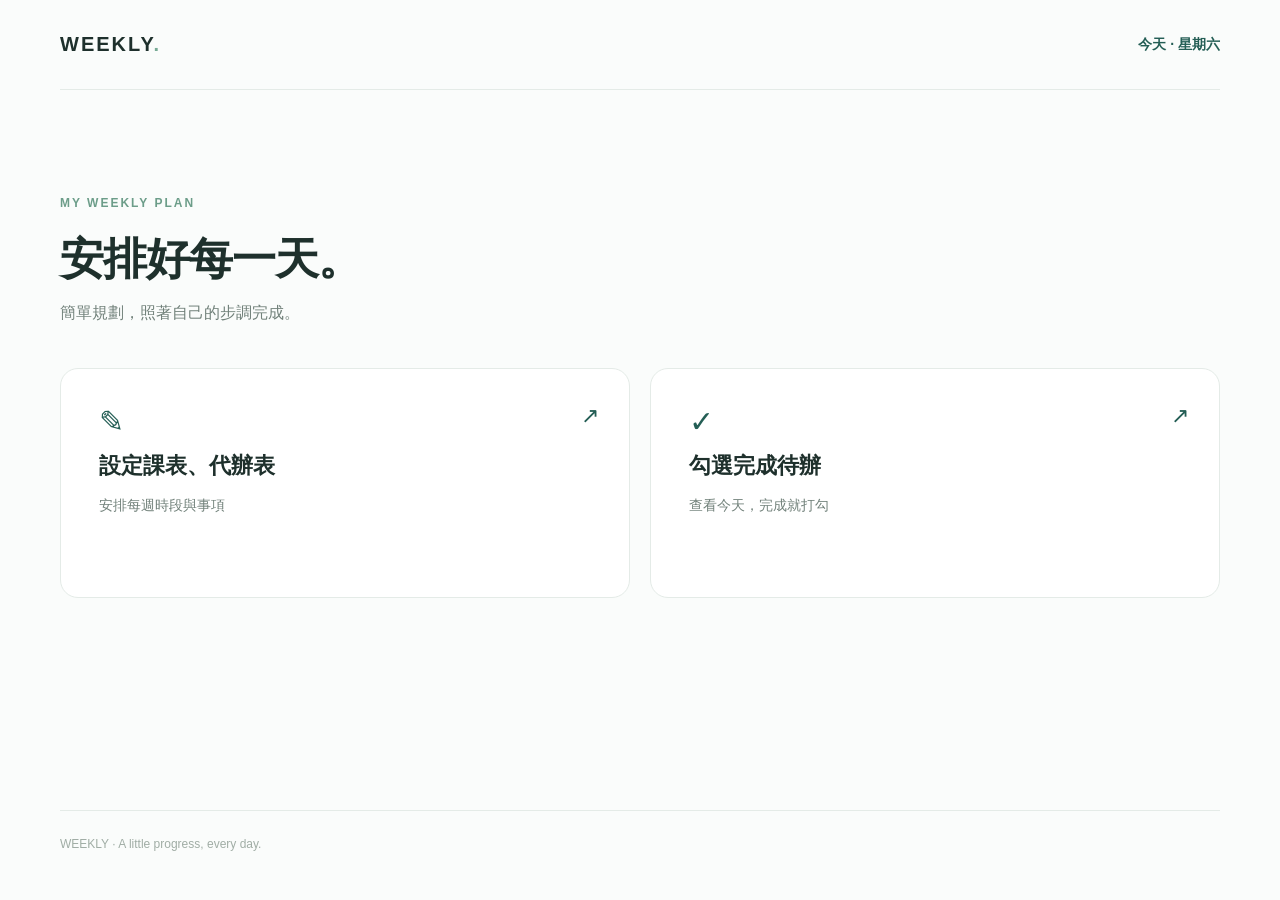
<file: index.html>
<!doctype html>
<html lang="zh-Hant">
<head>
    <meta charset="UTF-8">
    <meta name="viewport" content="width=device-width, initial-scale=1">
    <meta name="theme-color" content="#245e55">
    <title>Weekly · 我的每週計畫</title>
    <link rel="stylesheet" href="style.css">
    <script src="app.js" defer></script>
</head>
<body>
    <main class="container">
        <header class="topbar">
            <a class="brand" href="#home">WEEKLY<span class="dot">.</span></a>
            <span id="todayLabel" class="today-label"></span>
        </header>

        <section id="home" class="view">
            <div class="hero">
                <p class="eyebrow">MY WEEKLY PLAN</p>
                <h1>安排好每一天。</h1>
                <p class="subtext">簡單規劃，照著自己的步調完成。</p>
            </div>
            <div class="home-grid">
                <a class="choice" href="#edit">
                    <span class="choice-icon">✎</span>
                    <span class="choice-title">設定課表、代辦表</span>
                    <span class="choice-desc">安排每週時段與事項</span>
                    <span class="choice-arrow">↗</span>
                </a>
                <a class="choice" href="#check">
                    <span class="choice-icon">✓</span>
                    <span class="choice-title">勾選完成待辦</span>
                    <span class="choice-desc">查看今天，完成就打勾</span>
                    <span class="choice-arrow">↗</span>
                </a>
            </div>
        </section>

        <section id="edit" class="view" hidden>
            <div class="section-head">
                <div>
                    <p class="eyebrow">EDIT SCHEDULE</p>
                    <h1>設定課表、代辦表</h1>
                    <p class="subtext">點選格子即可編輯，內容會自動儲存。</p>
                </div>
                <a class="back" href="#home">← 返回首頁</a>
            </div>
            <form id="slotForm" class="slot-form">
                <label>開始時間 <input type="time" id="startTime" value="18:00" required></label>
                <label>結束時間 <input type="time" id="endTime" value="19:00" required></label>
                <button class="primary" type="submit">＋ 新增時段</button>
            </form>
            <p id="slotMessage" class="message" aria-live="polite"></p>
            <div class="table-scroll"><table id="editTable" class="schedule-table"></table></div>
            <p class="footnote">時段可自由新增、刪除；每格可以填入不同事項。</p>
        </section>

        <section id="check" class="view" hidden>
            <div class="section-head">
                <div>
                    <p class="eyebrow">DAILY CHECKLIST</p>
                    <h1>勾選完成待辦</h1>
                    <p class="subtext">今天的勾選狀態會在隔天自動重置。</p>
                </div>
                <a class="back" href="#home">← 返回首頁</a>
            </div>
            <div class="progress-line">
                <span id="progressLabel">今日完成 0 / 0</span>
                <span id="progressPercent">0%</span>
            </div>
            <div class="progress-track"><div id="progressBar" class="progress-bar"></div></div>
            <div class="table-scroll"><table id="checkTable" class="schedule-table"></table></div>
            <p class="footnote">只會重置勾選，不會清除課表內容。資料保存在這台裝置的瀏覽器中。</p>
        </section>

        <footer>WEEKLY · A little progress, every day.</footer>
    </main>
</body>
</html>
</file>
<file: style.css>
:root {
    color-scheme: light;
    --green: #245e55;
    --green-light: #e9f3ef;
    --ink: #1e302c;
    --muted: #71817a;
    --line: #e4ebe7;
    --background: #fafcfb;
}

* { box-sizing: border-box; }

body {
    margin: 0;
    background: var(--background);
    color: var(--ink);
    font-family: -apple-system, BlinkMacSystemFont, "Noto Sans TC", "Segoe UI", sans-serif;
    line-height: 1.55;
}

a { color: inherit; text-decoration: none; }
button, input, textarea { font: inherit; }
button { cursor: pointer; }

.container {
    max-width: 1220px;
    margin: auto;
    padding: 0 30px;
}

.topbar {
    height: 90px;
    display: flex;
    align-items: center;
    justify-content: space-between;
    border-bottom: 1px solid var(--line);
}

.brand { font-weight: 800; letter-spacing: 2px; font-size: 20px; }
.dot { color: #76aa94; }
.today-label { color: var(--green); font-size: 14px; font-weight: 600; }

.view { min-height: calc(100vh - 180px); }
.hero { padding: 92px 0 42px; }
.eyebrow { font-size: 12px; font-weight: 800; letter-spacing: 2px; color: #6c9d89; }
h1 { font-size: clamp(28px, 4vw, 44px); letter-spacing: -1px; margin: 8px 0; }
.subtext { color: var(--muted); margin: 0; }

.home-grid { display: grid; grid-template-columns: repeat(2, 1fr); gap: 20px; }
.choice {
    position: relative;
    display: flex;
    flex-direction: column;
    gap: 12px;
    padding: 38px;
    min-height: 230px;
    border: 1px solid var(--line);
    border-radius: 18px;
    background: #fff;
    transition: border-color .2s, transform .2s;
}
.choice:hover { border-color: #85b6a2; transform: translateY(-3px); }
.choice-icon { color: var(--green); font-size: 30px; line-height: 1; }
.choice-title { font-size: 22px; font-weight: 750; }
.choice-desc { color: var(--muted); font-size: 14px; }
.choice-arrow { position: absolute; right: 30px; top: 30px; color: var(--green); font-size: 22px; }

.section-head {
    display: flex;
    justify-content: space-between;
    align-items: center;
    gap: 18px;
    padding: 48px 0 32px;
}
.section-head h1 { font-size: clamp(26px, 3vw, 34px); }
.back { white-space: nowrap; color: var(--green); font-weight: 600; font-size: 14px; }

.slot-form { display: flex; align-items: end; gap: 12px; flex-wrap: wrap; margin-bottom: 12px; }
.slot-form label { display: flex; flex-direction: column; gap: 6px; color: var(--muted); font-size: 13px; }
.slot-form input {
    padding: 10px 12px;
    border: 1px solid var(--line);
    border-radius: 9px;
    background: white;
    color: var(--ink);
}
.primary { background: var(--green); border: 0; border-radius: 9px; color: white; padding: 11px 19px; font-weight: 650; }
.message { min-height: 20px; color: #b34b43; font-size: 13px; }

.table-scroll { width: 100%; overflow-x: auto; border: 1px solid var(--line); border-radius: 14px; background: white; }
.schedule-table { width: 100%; min-width: 820px; border-collapse: collapse; table-layout: fixed; }
.schedule-table th, .schedule-table td { border-right: 1px solid var(--line); border-bottom: 1px solid var(--line); }
.schedule-table tr > :last-child { border-right: 0; }
.schedule-table tbody tr:last-child > * { border-bottom: 0; }
.schedule-table thead th { padding: 16px 8px; background: #f5f9f7; font-size: 13px; font-weight: 750; }
.schedule-table thead th.current { background: var(--green-light); color: var(--green); }
.schedule-table td.current { background: #f6fbf8; }
.schedule-table th.time-cell { width: 124px; padding: 14px 9px; vertical-align: top; font-size: 13px; }
.time-label { display: block; font-variant-numeric: tabular-nums; }
.delete-slot { border: 0; background: transparent; color: #a67b77; font-size: 12px; margin-top: 8px; }
.schedule-table td { padding: 8px; height: 88px; vertical-align: top; }
.cell-editor {
    display: block;
    width: 100%;
    min-height: 72px;
    padding: 8px;
    resize: vertical;
    border: 1px solid transparent;
    border-radius: 7px;
    background: transparent;
    color: var(--ink);
    font-size: 13px;
}
.cell-editor:focus { outline: none; border-color: #91b9a7; background: #fff; }
.cell-editor::placeholder { color: #b0beb7; }
.check-cell { display: flex; align-items: flex-start; gap: 8px; cursor: pointer; font-size: 13px; white-space: pre-wrap; overflow-wrap: anywhere; }
.check-cell input { width: 17px; height: 17px; margin: 2px 0 0; accent-color: var(--green); flex-shrink: 0; }
.check-cell.checked span { color: #97a59d; text-decoration: line-through; }
.empty-cell { color: #c0cbc5; text-align: center; padding-top: 12px; }
.empty-table { text-align: center; padding: 50px 20px !important; color: var(--muted); }

.progress-line { display: flex; justify-content: space-between; font-size: 14px; font-weight: 650; margin-bottom: 10px; }
.progress-track { height: 7px; background: #e4eee9; border-radius: 99px; margin-bottom: 25px; overflow: hidden; }
.progress-bar { height: 100%; background: #53917c; width: 0; transition: width .2s; }
.footnote { color: var(--muted); font-size: 12px; margin: 16px 0 30px; }
footer { border-top: 1px solid var(--line); padding: 24px 0; font-size: 12px; color: #a0ada5; }

@media (max-width: 650px) {
    .container { padding: 0 16px; }
    .topbar { height: 72px; }
    .hero { padding: 70px 0 30px; }
    .home-grid { grid-template-columns: 1fr; gap: 12px; }
    .choice { min-height: 170px; padding: 26px; }
    .choice-title { font-size: 19px; }
    .section-head { align-items: flex-start; flex-direction: column; padding-top: 32px; }
}
</file>
